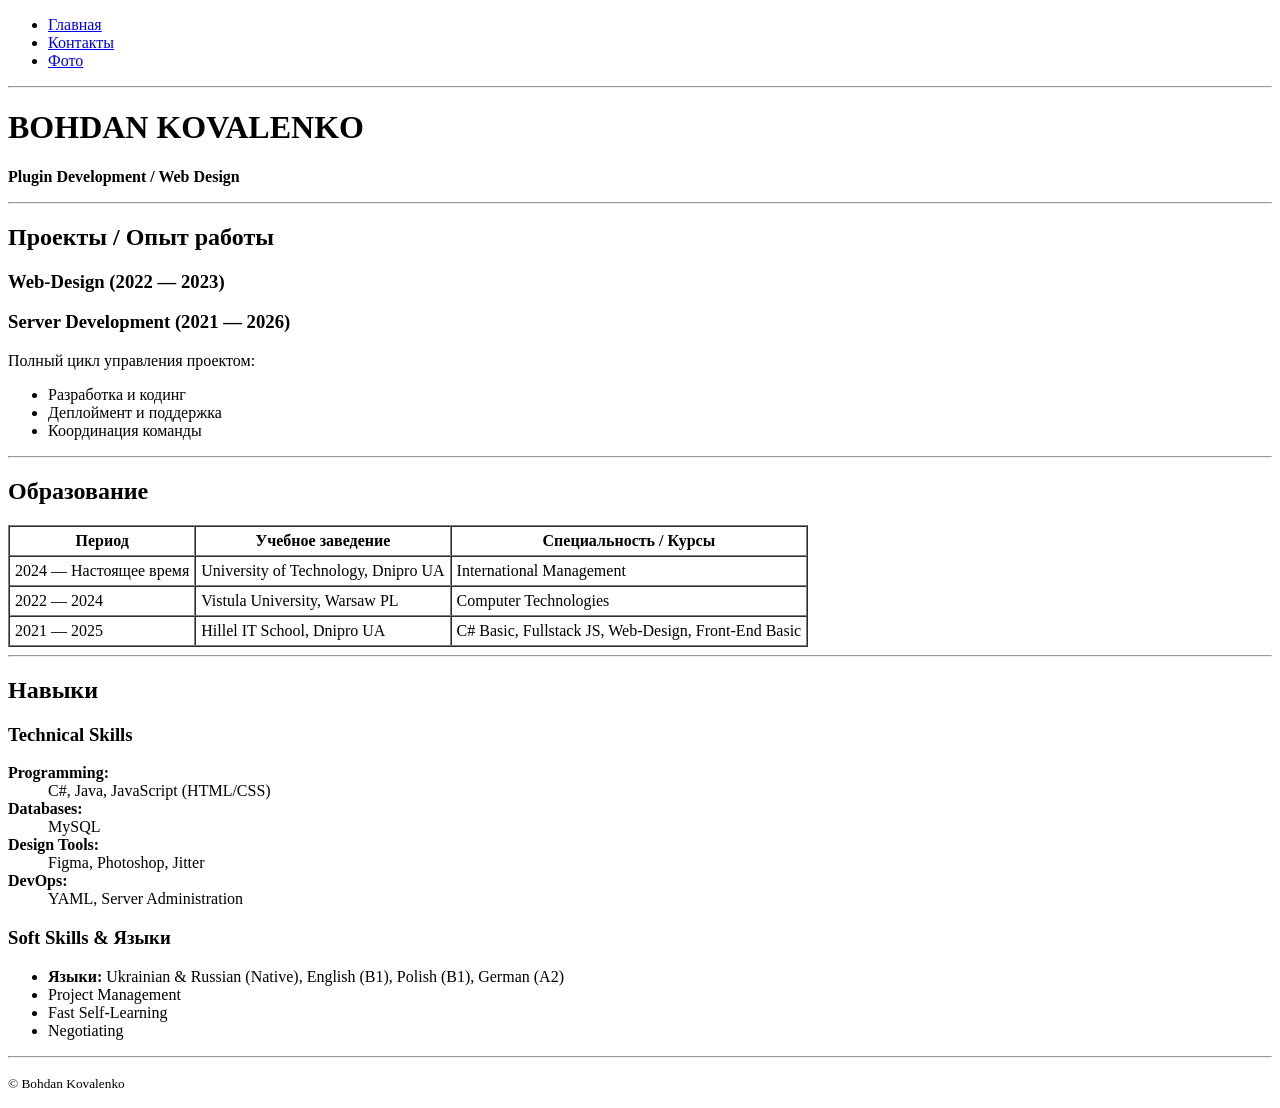
<file: HW21.1/index.html>
<!DOCTYPE html>
<html lang="ru">
<head>
    <meta charset="UTF-8">
    <title>Главная</title>
</head>
<body>

    <nav>
        <ul>
            <li><a href="#">Главная</a></li>
            <li><a href="pages/contacts.html">Контакты</a></li>
            <li><a href="pages/photo.html">Фото</a></li>
        </ul>
    </nav>

    <hr>

    <header>
        <h1>BOHDAN KOVALENKO</h1>
        <p><strong>Plugin Development / Web Design</strong></p>
    </header>

    <hr>

    <main>
        <section>
            <h2>Проекты / Опыт работы</h2>
            <article>
                <h3>Web-Design (2022 — 2023)</h3>
            </article>

            <article>
                <h3>Server Development (2021 — 2026)</h3>
                <p>Полный цикл управления проектом:</p>
                <ul>
                    <li>Разработка и кодинг</li>
                    <li>Деплоймент и поддержка</li>
                    <li>Координация команды</li>
                </ul>
            </article>
        </section>

        <hr>

        <section>
            <h2>Образование</h2>
            <table border="1" cellpadding="5" cellspacing="0">
                <thead>
                    <tr>
                        <th>Период</th>
                        <th>Учебное заведение</th>
                        <th>Специальность / Курсы</th>
                    </tr>
                </thead>
                <tbody>
                    <tr>
                        <td>2024 — Настоящее время</td>
                        <td>University of Technology, Dnipro UA</td>
                        <td>International Management</td>
                    </tr>
                    <tr>
                        <td>2022 — 2024</td>
                        <td>Vistula University, Warsaw PL</td>
                        <td>Computer Technologies</td>
                    </tr>
                    <tr>
                        <td>2021 — 2025</td>
                        <td>Hillel IT School, Dnipro UA</td>
                        <td>C# Basic, Fullstack JS, Web-Design, Front-End Basic</td>
                    </tr>
                </tbody>
            </table>
        </section>

        <hr>

        <section id="skills">
            <h2>Навыки</h2>
            
            <h3>Technical Skills</h3>
            <dl>
                <dt><strong>Programming:</strong></dt>
                <dd>C#, Java, JavaScript (HTML/CSS)</dd>
                
                <dt><strong>Databases:</strong></dt>
                <dd>MySQL</dd>
                
                <dt><strong>Design Tools:</strong></dt>
                <dd>Figma, Photoshop, Jitter</dd>
                
                <dt><strong>DevOps:</strong></dt>
                <dd>YAML, Server Administration</dd>
            </dl>

            <h3>Soft Skills & Языки</h3>
            <ul>
                <li><strong>Языки:</strong> Ukrainian & Russian (Native), English (B1), Polish (B1), German (A2)</li>
                <li>Project Management</li>
                <li>Fast Self-Learning</li>
                <li>Negotiating</li>
            </ul>
        </section>
    </main>

    <hr>

    <footer>
        <p><small>© Bohdan Kovalenko</small></p>
    </footer>

</body>
</html>
</file>
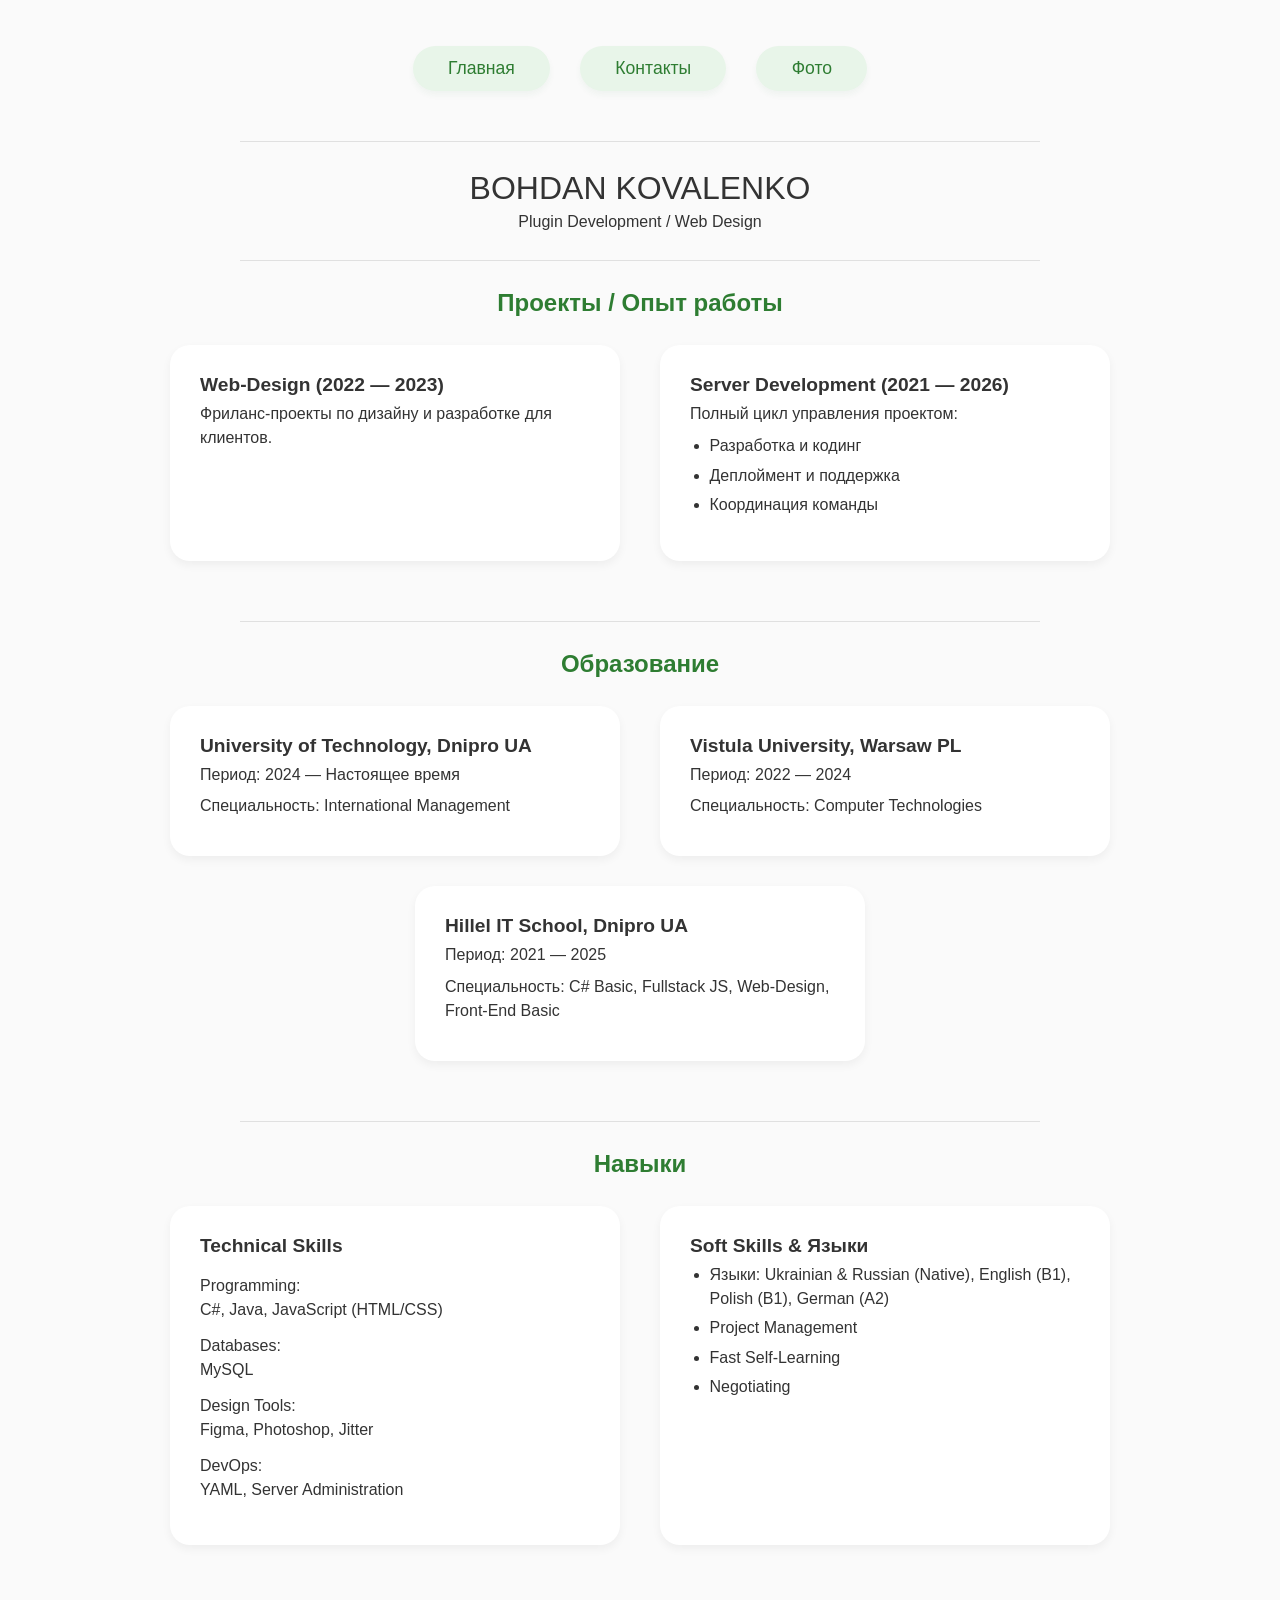
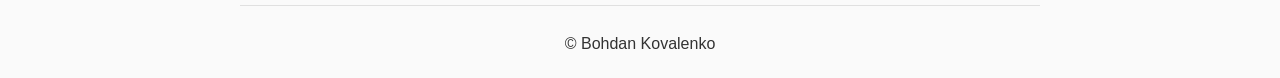
<file: HW22.1/index.html>
<!DOCTYPE html>
<html lang="ru">
<head>
    <meta charset="UTF-8">
    <title>Главная</title>
    <link rel="stylesheet" href="css/reset.css">
    <link rel="stylesheet" href="css/style.css">
</head>
<body>

    <nav>
        <ul>
            <li><a href="#">Главная</a></li>
            <li><a href="pages/contacts.html">Контакты</a></li>
            <li><a href="pages/photo.html">Фото</a></li>
        </ul>
    </nav>

    <hr>

    <header>
        <h1>BOHDAN KOVALENKO</h1>
        <p><strong>Plugin Development / Web Design</strong></p>
    </header>

    <hr>

    <main>
        <section>
            <h2>Проекты / Опыт работы</h2>
            <div class="cards-container">
                <article class="card">
                    <h3>Web-Design (2022 — 2023)</h3>
                    <p>Фриланс-проекты по дизайну и разработке для клиентов.</p>
                </article>

                <article class="card">
                    <h3>Server Development (2021 — 2026)</h3>
                    <p>Полный цикл управления проектом:</p>
                    <ul>
                        <li>Разработка и кодинг</li>
                        <li>Деплоймент и поддержка</li>
                        <li>Координация команды</li>
                    </ul>
                </article>
            </div>
        </section>

        <hr>

        <section>
            <h2>Образование</h2>
            <div class="cards-container">
                <article class="card">
                    <h3>University of Technology, Dnipro UA</h3>
                    <p><strong>Период:</strong> 2024 — Настоящее время</p>
                    <p><strong>Специальность:</strong> International Management</p>
                </article>

                <article class="card">
                    <h3>Vistula University, Warsaw PL</h3>
                    <p><strong>Период:</strong> 2022 — 2024</p>
                    <p><strong>Специальность:</strong> Computer Technologies</p>
                </article>

                <article class="card">
                    <h3>Hillel IT School, Dnipro UA</h3>
                    <p><strong>Период:</strong> 2021 — 2025</p>
                    <p><strong>Специальность:</strong> C# Basic, Fullstack JS, Web-Design, Front-End Basic</p>
                </article>
            </div>
        </section>

        <hr>

        <section id="skills">
            <h2>Навыки</h2>
            <div class="cards-container">
                <article class="card">
                    <h3>Technical Skills</h3>
                    <dl>
                        <dt><strong>Programming:</strong></dt>
                        <dd>C#, Java, JavaScript (HTML/CSS)</dd>
                        
                        <dt><strong>Databases:</strong></dt>
                        <dd>MySQL</dd>
                        
                        <dt><strong>Design Tools:</strong></dt>
                        <dd>Figma, Photoshop, Jitter</dd>
                        
                        <dt><strong>DevOps:</strong></dt>
                        <dd>YAML, Server Administration</dd>
                    </dl>
                </article>

                <article class="card">
                    <h3>Soft Skills & Языки</h3>
                    <ul>
                        <li><strong>Языки:</strong> Ukrainian & Russian (Native), English (B1), Polish (B1), German (A2)</li>
                        <li>Project Management</li>
                        <li>Fast Self-Learning</li>
                        <li>Negotiating</li>
                    </ul>
                </article>
            </div>
        </section>
    </main>

    <hr>

    <footer>
        <p><small>© Bohdan Kovalenko</small></p>
    </footer>

</body>
</html>
</file>
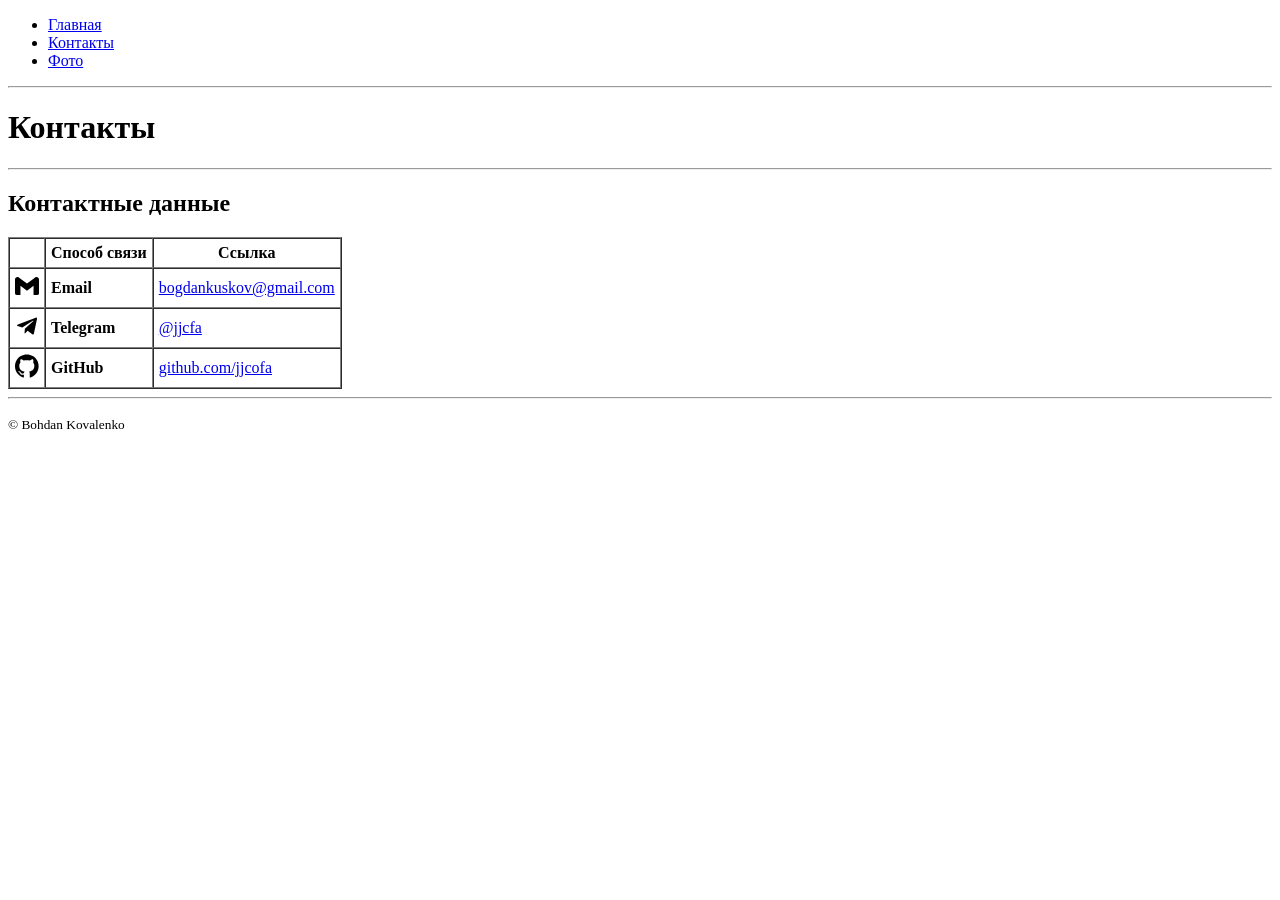
<file: HW21.1/pages/contacts.html>
<!DOCTYPE html>
<html lang="ru">
<head>
    <meta charset="UTF-8">
    <title>Контакты</title>
</head>
<body>

    <nav>
        <ul>
            <li><a href="../index.html">Главная</a></li>
            <li><a href="#">Контакты</a></li>
            <li><a href="photo.html">Фото</a></li>
        </ul>
    </nav>

    <hr>

    <header>
        <h1>Контакты</h1>
    </header>

    <hr>

    <main>
        <section>
            <h2>Контактные данные</h2>
            <table border="1" cellpadding="5" cellspacing="0">
                <thead>
                    <tr>
                        <th></th>
                        <th>Способ связи</th>
                        <th>Ссылка</th>
                    </tr>
                </thead>
                <tbody>
                    <tr>
                        <td align="center">
                            <img src="../imgs/gmail.svg" alt="Gmail" width="24" height="24">
                        </td>
                        <td><strong>Email</strong></td>
                        <td><a href="mailto:bogdankuskov@gmail.com">bogdankuskov@gmail.com</a></td>
                    </tr>
                    <tr>
                        <td align="center">
                            <img src="../imgs/telegram.svg" alt="Telegram" width="24" height="24">
                        </td>
                        <td><strong>Telegram</strong></td>
                        <td><a href="https://t.me/jjcfa" target="_blank">@jjcfa</a></td>
                    </tr>
                    <tr>
                        <td align="center">
                            <img src="../imgs/github.svg" alt="GitHub" width="24" height="24">
                        </td>
                        <td><strong>GitHub</strong></td>
                        <td><a href="https://github.com/jjcofa" target="_blank">github.com/jjcofa</a></td>
                    </tr>
                </tbody>
            </table>
        </section>
    </main>

    <hr>

    <footer>
        <p><small>© Bohdan Kovalenko</small></p>
    </footer>

</body>
</html>
</file>
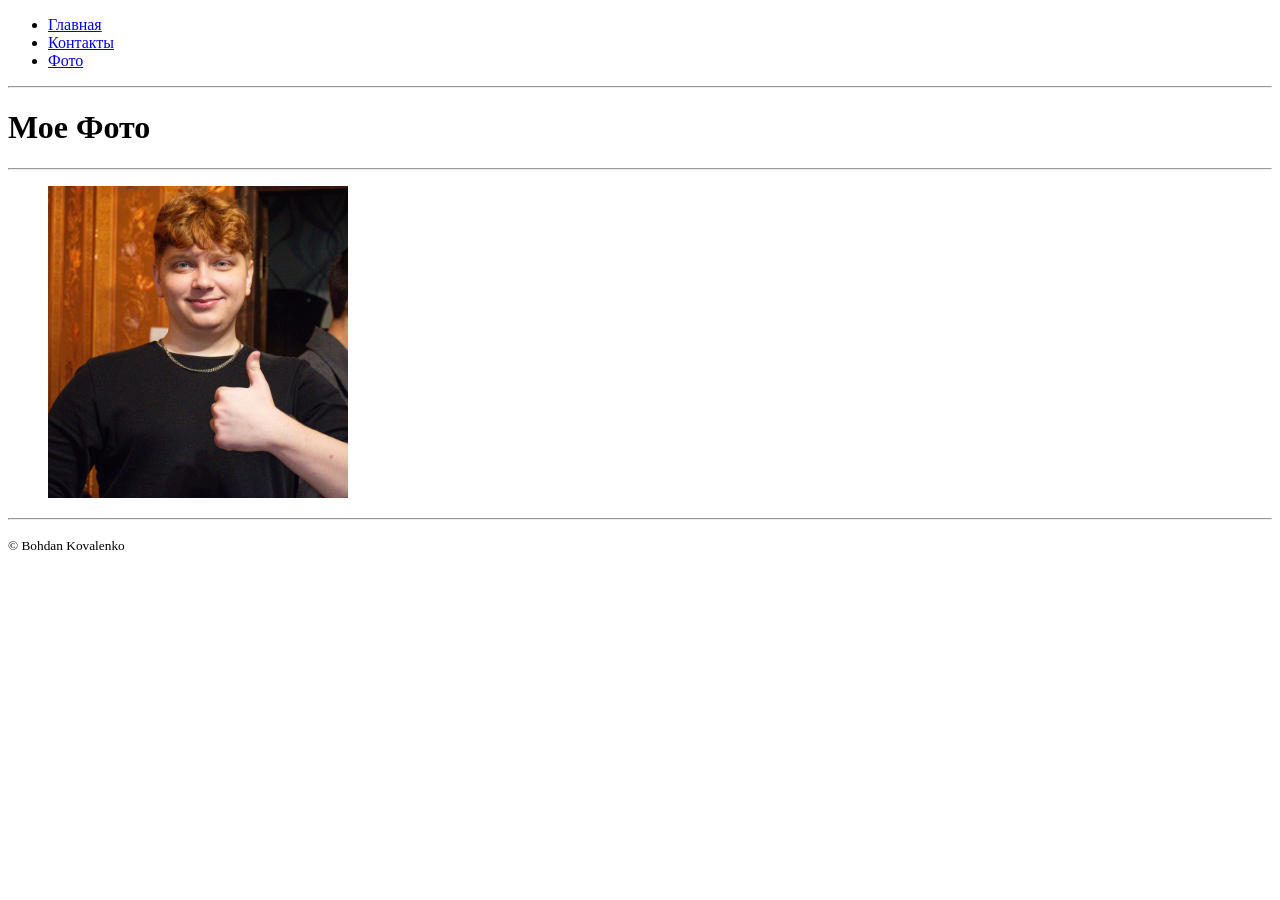
<file: HW21.1/pages/photo.html>
<!DOCTYPE html>
<html lang="ru">
<head>
    <meta charset="UTF-8">
    <title>Фото</title>
</head>
<body>

    <nav>
        <ul>
            <li><a href="../index.html">Главная</a></li>
            <li><a href="contacts.html">Контакты</a></li>
            <li><a href="#">Фото</a></li>
        </ul>
    </nav>

    <hr>

    <header>
        <h1>Мое Фото</h1>
    </header>

    <hr>

    <main>
        <section>
            <figure>
                <img src="../imgs/profile.jpg" alt="Фото" width="300">
            </figure>
        </section>
    </main>

    <hr>

    <footer>
        <p><small>© Bohdan Kovalenko</small></p>
    </footer>

</body>
</html>
</file>
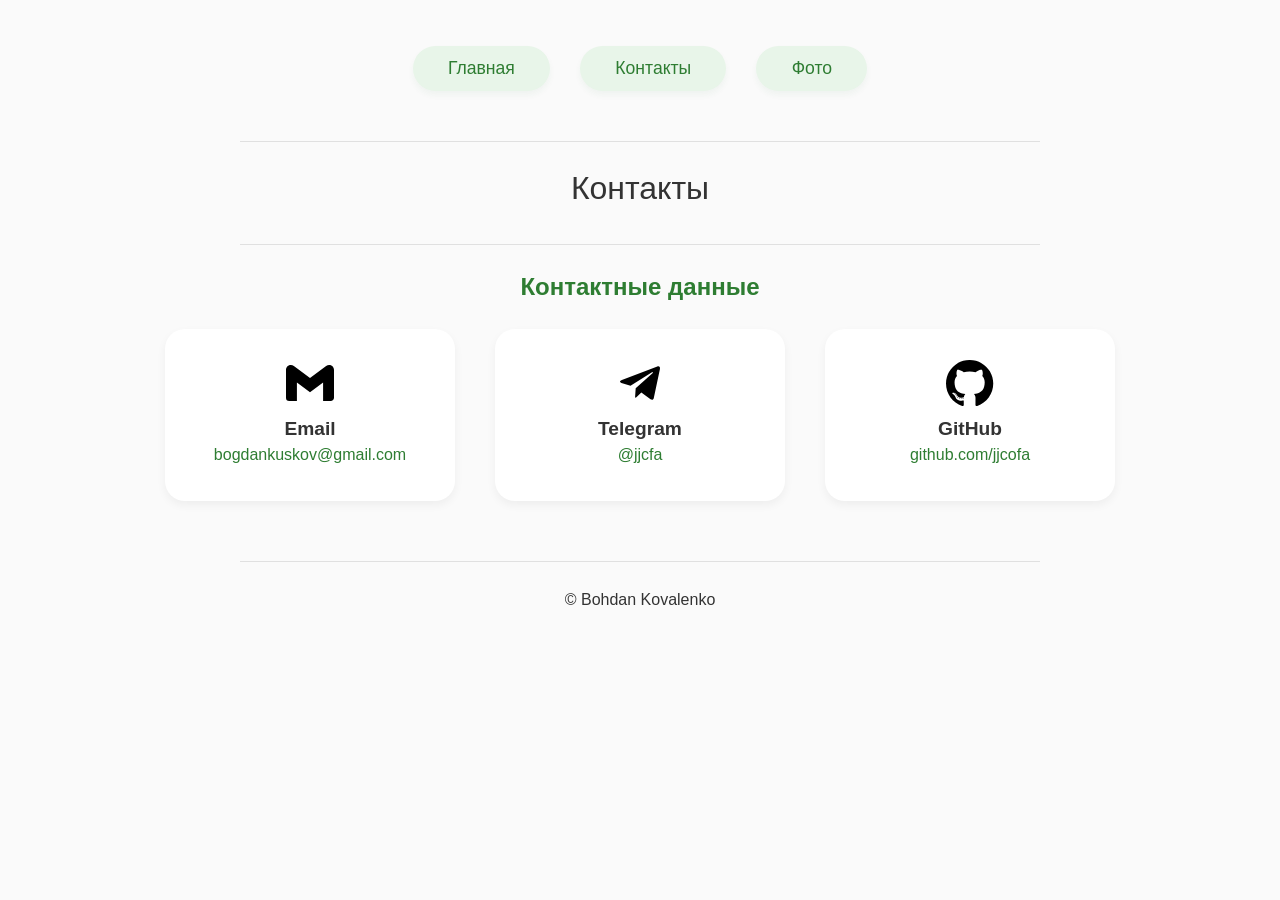
<file: HW22.1/pages/contacts.html>
<!DOCTYPE html>
<html lang="ru">
<head>
    <meta charset="UTF-8">
    <title>Контакты</title>
    <link rel="stylesheet" href="../css/reset.css">
    <link rel="stylesheet" href="../css/style.css">
</head>
<body>

    <nav>
        <ul>
            <li><a href="../index.html">Главная</a></li>
            <li><a href="#">Контакты</a></li>
            <li><a href="photo.html">Фото</a></li>
        </ul>
    </nav>

    <hr>

    <header>
        <h1>Контакты</h1>
    </header>

    <hr>

    <main>
        <section>
            <h2>Контактные данные</h2>
            <div class="cards-container">
                <article class="card contact-card">
                    <img src="../imgs/gmail.svg" alt="Gmail" width="48" height="48">
                    <h3>Email</h3>
                    <p><a href="mailto:bogdankuskov@gmail.com">bogdankuskov@gmail.com</a></p>
                </article>

                <article class="card contact-card">
                    <img src="../imgs/telegram.svg" alt="Telegram" width="48" height="48">
                    <h3>Telegram</h3>
                    <p><a href="https://t.me/jjcfa" target="_blank">@jjcfa</a></p>
                </article>

                <article class="card contact-card">
                    <img src="../imgs/github.svg" alt="GitHub" width="48" height="48">
                    <h3>GitHub</h3>
                    <p><a href="https://github.com/jjcofa" target="_blank">github.com/jjcofa</a></p>
                </article>
            </div>
        </section>
    </main>

    <hr>

    <footer>
        <p><small>© Bohdan Kovalenko</small></p>
    </footer>

</body>
</html>
</file>
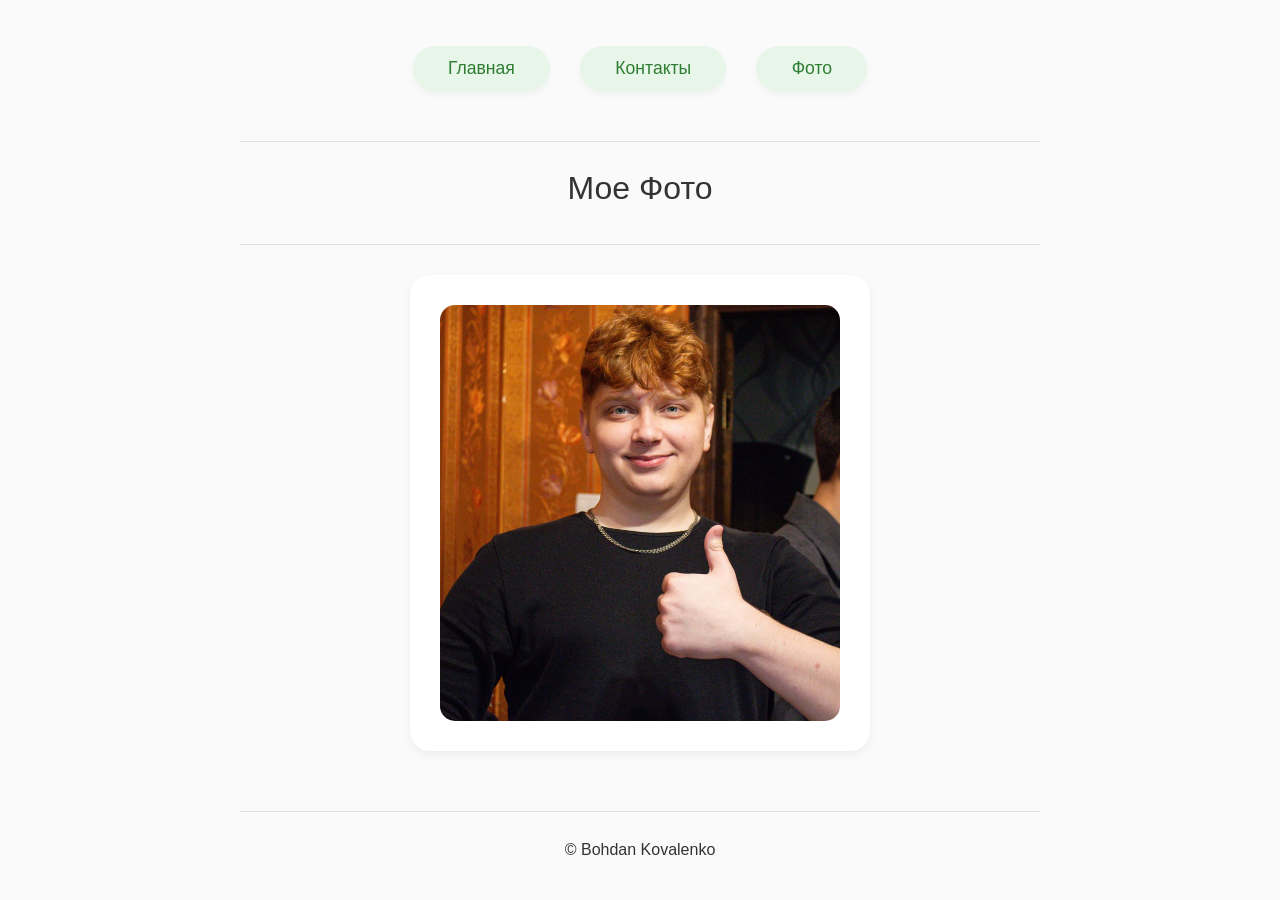
<file: HW22.1/pages/photo.html>
<!DOCTYPE html>
<html lang="ru">
<head>
    <meta charset="UTF-8">
    <title>Фото</title>
    <link rel="stylesheet" href="../css/reset.css">
    <link rel="stylesheet" href="../css/style.css">
</head>
<body>

    <nav>
        <ul>
            <li><a href="../index.html">Главная</a></li>
            <li><a href="contacts.html">Контакты</a></li>
            <li><a href="#">Фото</a></li>
        </ul>
    </nav>

    <hr>

    <header>
        <h1>Мое Фото</h1>
    </header>

    <hr>

    <main>
        <section>
            <div class="cards-container">
                <article class="card photo-card">
                    <img src="../imgs/profile.jpg" alt="Фото Богдана">
                </article>
            </div>
        </section>
    </main>

    <hr>

    <footer>
        <p><small>© Bohdan Kovalenko</small></p>
    </footer>

</body>
</html>
</file>
<file: HW22.1/css/style.css>
body {
    font-family: 'Segoe UI', Roboto, Helvetica, Arial, sans-serif;
    background-color: #fafafa;
    color: #333;
    width: 90%; 
    max-width: 1000px;
    margin: 2% auto;
    display: flex;
    flex-direction: column;
    align-items: center;
    text-align: center;
}

header, main, footer, nav, section {
    width: 100%;
}

hr {
    border: none;
    height: 1px;
    background-color: #e0e0e0;
    width: 80%;
    margin: 3% auto;
}

nav ul {
    display: flex;
    justify-content: center;
    align-items: center;
    flex-wrap: wrap;
    gap: 3%;
    padding: 2% 0;
}

nav ul li a {
    display: block;
    text-decoration: none;
    background-color: #e8f5e9;
    color: #2e7d32;
    padding: 0.8em 2em; 
    border-radius: 30px;
    font-weight: 500;
    font-size: 1.1rem;
    transition: all 0.3s ease-in-out;
    box-shadow: 0 4px 6px rgba(46, 125, 50, 0.05);
}

nav ul li a:hover {
    background-color: #ffebee;
    color: #c62828;
    box-shadow: 0 6px 12px rgba(198, 40, 40, 0.15);
    transform: translateY(-3px);
}

nav ul li a:active {
    transform: translateY(0);
    box-shadow: 0 2px 4px rgba(198, 40, 40, 0.1);
}

h1 {
    font-size: 2rem;
    margin-bottom: 1%;
}

h2 {
    font-size: 1.5rem;
    margin-bottom: 3%;
    color: #2e7d32;
    font-weight: bold;
}

h3 {
    font-size: 1.2rem;
    margin-bottom: 2%;
    font-weight: bold;
    color: #333;
}

.cards-container {
    display: flex;
    flex-wrap: wrap;
    justify-content: center;
    gap: 4%;
    width: 100%;
}

.card {
    background-color: #ffffff;
    width: 45%;
    padding: 3%;
    margin-bottom: 3%;
    border-radius: 20px;
    box-shadow: 0 4px 10px rgba(0, 0, 0, 0.05);
    text-align: left;
    display: flex;
    flex-direction: column;
    box-sizing: border-box;
    transition: all 0.3s ease-in-out;
}

.card:hover {
    box-shadow: 0 8px 16px rgba(46, 125, 50, 0.1);
    transform: translateY(-5px);
}

.card p, .card ul, .card dl {
    margin-bottom: 2%;
    line-height: 1.5;
}

.card ul {
    list-style-type: disc;
    padding-left: 5%;
}

.card li, .card dd {
    margin-bottom: 1.5%;
}

.card dt {
    margin-top: 3%;
}

.contact-card {
    width: 29%; 
    align-items: center;
    text-align: center;
}

.contact-card img {
    margin-bottom: 5%;
}

.contact-card h3 {
    margin-bottom: 2%;
}

.contact-card a {
    color: #2e7d32;
    text-decoration: none;
    font-weight: 500;
    transition: color 0.3s ease-in-out;
}

.contact-card a:hover {
    color: #c62828;
}

.photo-card {
    width: auto;
    padding: 3%;
    align-items: center;
    justify-content: center;
}

.photo-card img {
    width: 100%;
    max-width: 400px;
    border-radius: 15px;
}

@media (max-width: 768px) {
    .card {
        width: 90%;
        margin-bottom: 5%;
    }

    .photo-card {
        padding: 6%;
    }
}
</file>
